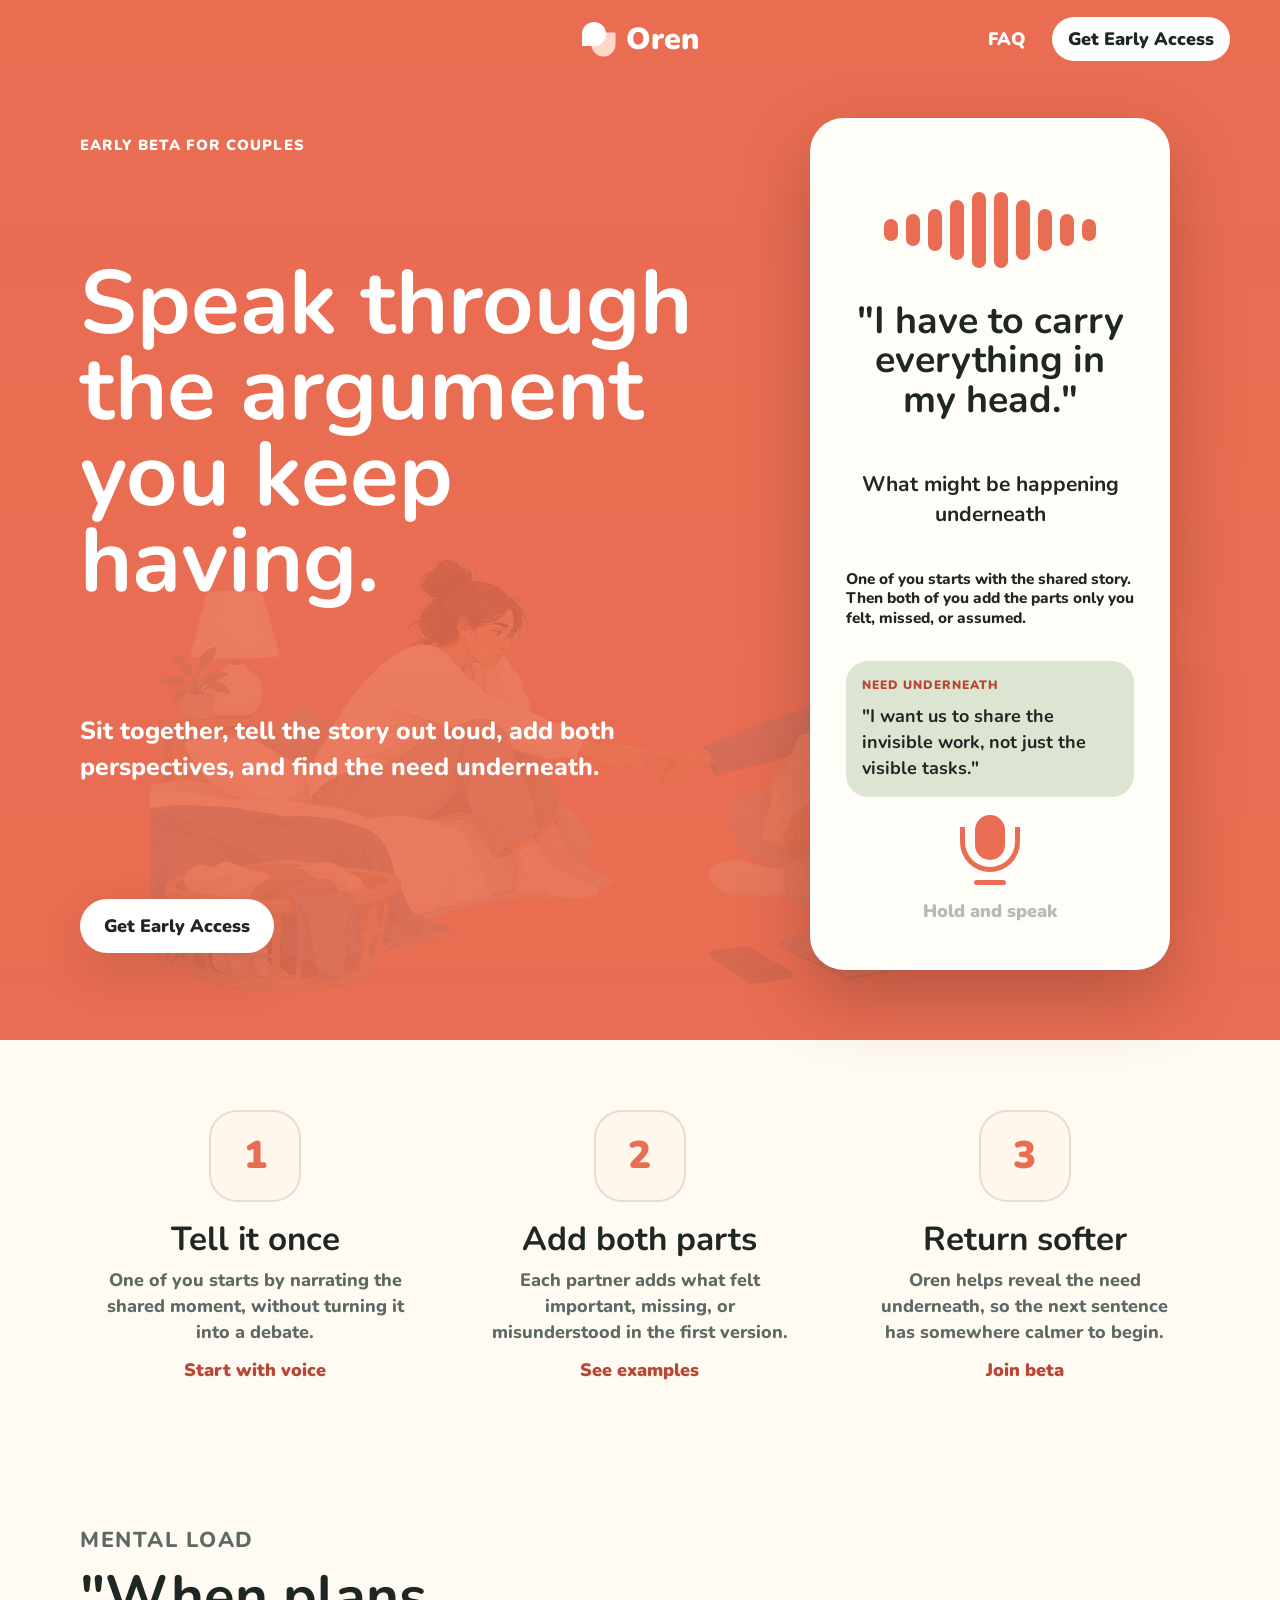
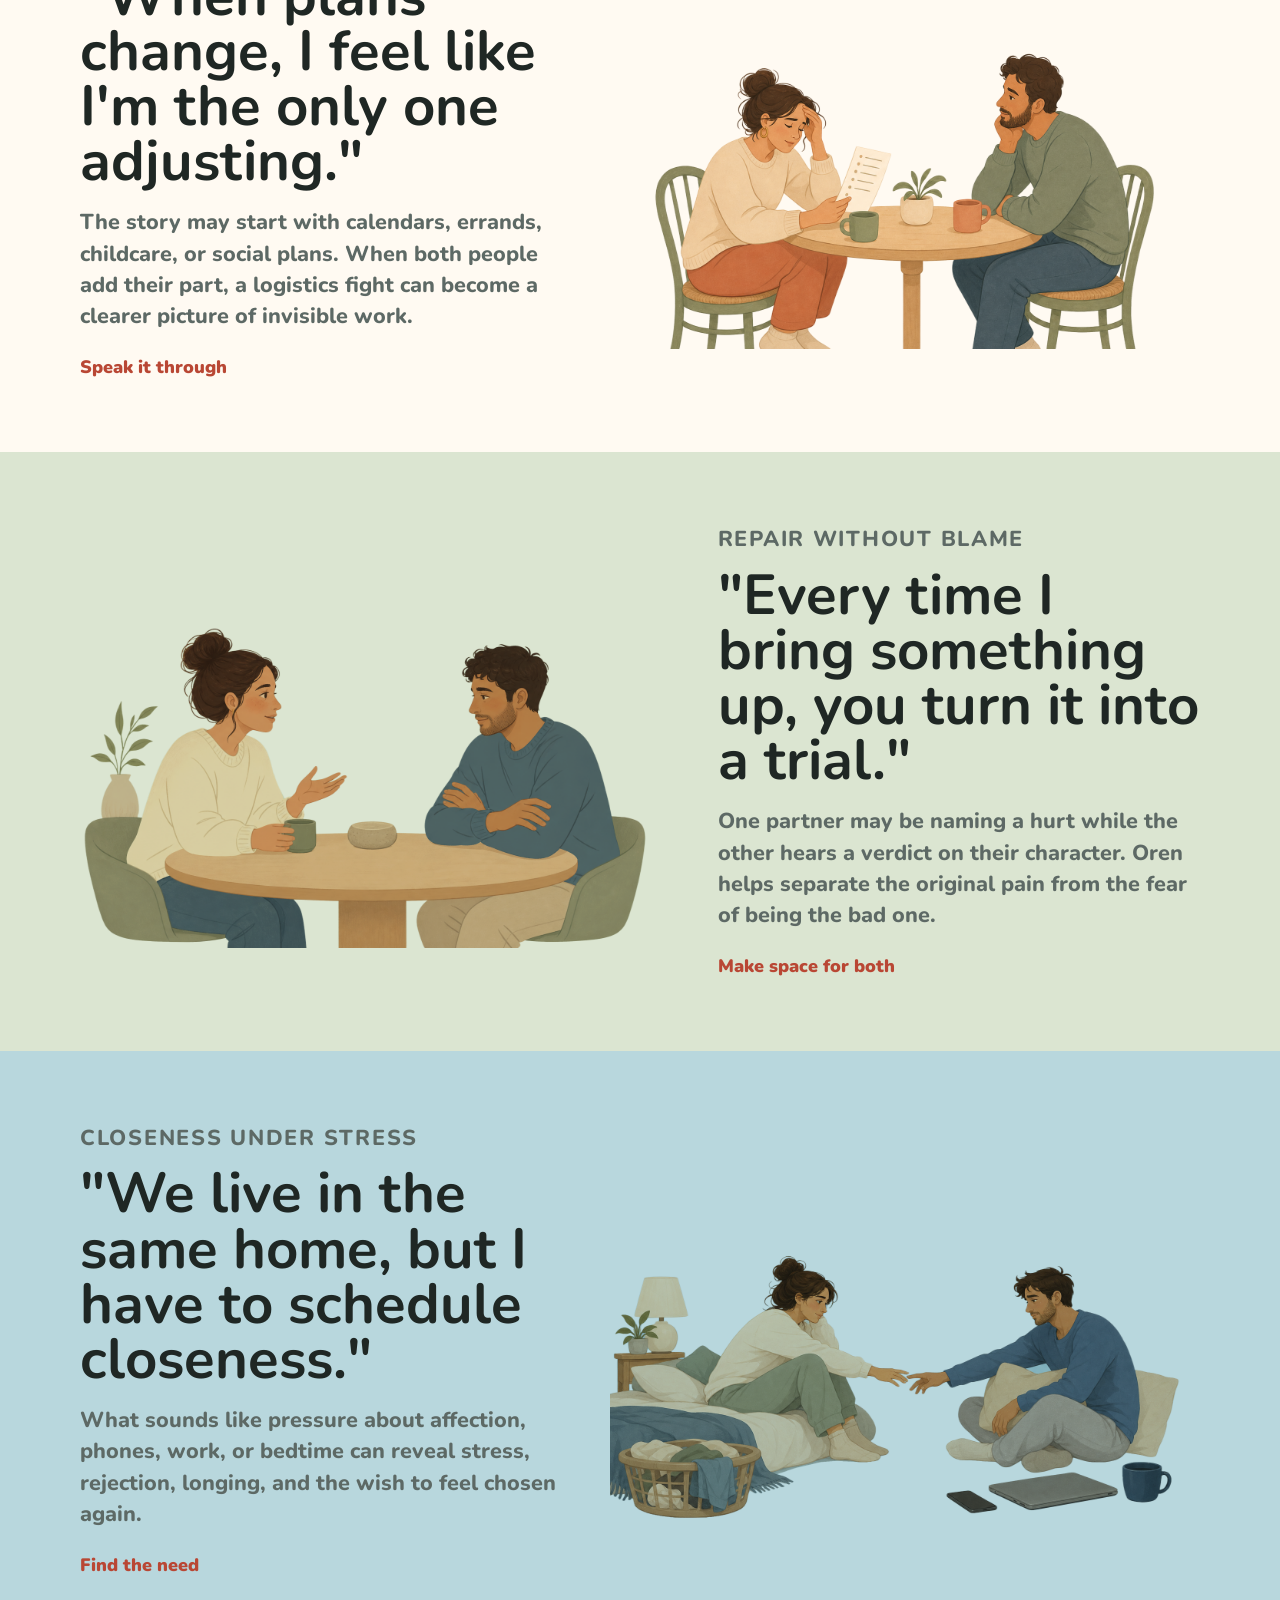
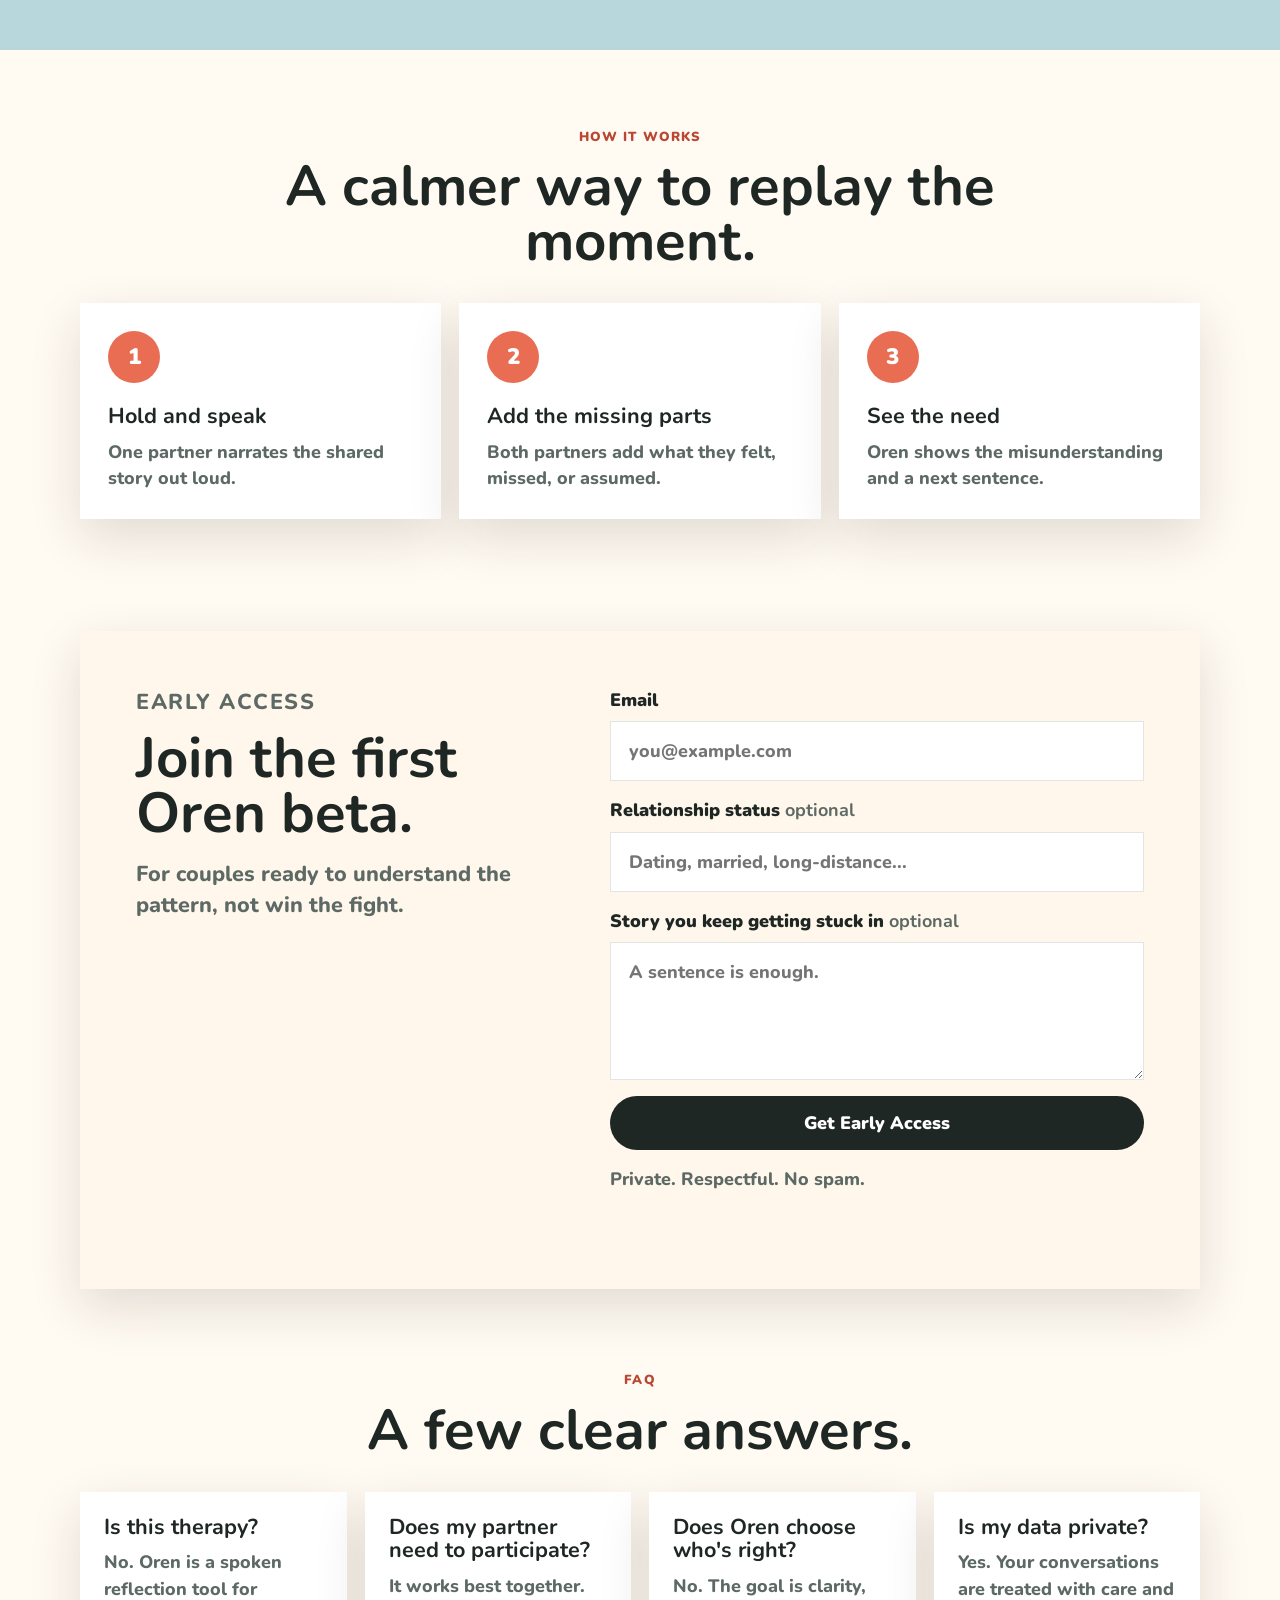
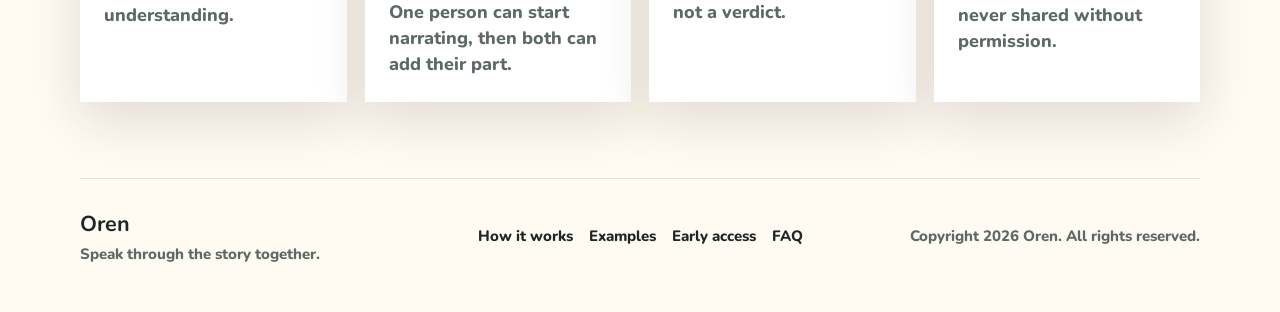
<file: index.html>
<!doctype html>
<html lang="en">
  <head>
    <meta charset="utf-8">
    <meta name="viewport" content="width=device-width, initial-scale=1">
    <meta
      name="description"
      content="Oren helps couples speak through recurring arguments, add both perspectives, and find the need underneath."
    >
    <title>Oren | Speak it through together</title>
    <link rel="preconnect" href="https://fonts.googleapis.com">
    <link rel="preconnect" href="https://fonts.gstatic.com" crossorigin>
    <link
      href="https://fonts.googleapis.com/css2?family=Nunito:wght@500;600;700;800;900&display=swap"
      rel="stylesheet"
    >
    <link rel="stylesheet" href="styles.css">
  </head>
  <body>
    <header class="topbar" aria-label="Oren navigation">
      <a class="topbar-brand" href="#top" aria-label="Oren home">
        <span class="brand-mark" aria-hidden="true">
          <span></span>
          <span></span>
        </span>
        <span>Oren</span>
      </a>
      <nav class="topbar-actions" aria-label="Primary">
        <a class="nav-link" href="#faq">FAQ</a>
        <a class="nav-button" href="#early-access">Get Early Access</a>
      </nav>
    </header>

    <main id="top">
      <section class="hero">
        <div class="hero-inner">
          <p class="hero-offer">Early beta for couples</p>
          <img
            class="hero-mobile-image"
            src="assets/hero-mobile-white.png"
            alt="A soft white illustration of a couple reaching toward each other."
          >
          <h1>Speak through the argument you keep having.</h1>
          <p class="hero-subhead">
            Sit together, tell the story out loud, add both perspectives, and find the need underneath.
          </p>
          <div class="hero-phone" aria-label="Oren app preview">
            <div class="phone-screen">
              <div class="voice-bars" aria-hidden="true">
                <span></span><span></span><span></span><span></span><span></span>
                <span></span><span></span><span></span><span></span><span></span>
              </div>
              <h2>"I have to carry everything in my head."</h2>
              <h3>What might be happening underneath</h3>
              <p>
                One of you starts with the shared story. Then both of you add the parts only you felt, missed, or assumed.
              </p>
              <div class="phone-insight">
                <span>Need underneath</span>
                <strong>"I want us to share the invisible work, not just the visible tasks."</strong>
              </div>
              <div class="phone-mic" aria-hidden="true"></div>
              <p class="phone-prompt">Hold and speak</p>
            </div>
          </div>
          <a class="hero-cta" href="#early-access">Get Early Access</a>
        </div>
      </section>

      <section class="quick-cards section" aria-label="Ways Oren helps">
        <article>
          <div class="quick-icon">1</div>
          <h2>Tell it once</h2>
          <p>One of you starts by narrating the shared moment, without turning it into a debate.</p>
          <a href="#how">Start with voice</a>
        </article>
        <article>
          <div class="quick-icon">2</div>
          <h2>Add both parts</h2>
          <p>Each partner adds what felt important, missing, or misunderstood in the first version.</p>
          <a href="#examples">See examples</a>
        </article>
        <article>
          <div class="quick-icon">3</div>
          <h2>Return softer</h2>
          <p>Oren helps reveal the need underneath, so the next sentence has somewhere calmer to begin.</p>
          <a href="#early-access">Join beta</a>
        </article>
      </section>

      <section class="feature-band feature-primary" id="examples">
        <div class="feature-copy">
          <p class="eyebrow">Mental load</p>
          <h2>"When plans change, I feel like I'm the only one adjusting."</h2>
          <p>
            The story may start with calendars, errands, childcare, or social plans. When both people add their part, a logistics fight can become a clearer picture of invisible work.
          </p>
          <a class="text-cta" href="#early-access">Speak it through</a>
        </div>
        <div class="feature-image">
          <img
            src="assets/mental-load.png"
            alt="A couple sitting at a table with notes, reminders, keys, and a calendar showing the invisible work of shared planning."
          >
        </div>
      </section>

      <section class="feature-band feature-secondary">
        <div class="feature-image">
          <img
            src="assets/closeness.png"
            alt="A couple facing each other in a calm repair conversation, with one partner speaking and the other listening."
          >
        </div>
        <div class="feature-copy">
          <p class="eyebrow">Repair without blame</p>
          <h2>"Every time I bring something up, you turn it into a trial."</h2>
          <p>
            One partner may be naming a hurt while the other hears a verdict on their character. Oren helps separate the original pain from the fear of being the bad one.
          </p>
          <a class="text-cta" href="#early-access">Make space for both</a>
        </div>
      </section>

      <section class="feature-band feature-tertiary">
        <div class="feature-copy">
          <p class="eyebrow">Closeness under stress</p>
          <h2>"We live in the same home, but I have to schedule closeness."</h2>
          <p>
            What sounds like pressure about affection, phones, work, or bedtime can reveal stress, rejection, longing, and the wish to feel chosen again.
          </p>
          <a class="text-cta" href="#early-access">Find the need</a>
        </div>
        <div class="feature-image">
          <img
            src="assets/repair.png"
            alt="A tired couple reaching toward each other at the end of the day in a soft bedroom scene."
          >
        </div>
      </section>

      <section class="how-section" id="how" aria-labelledby="how-title">
        <div class="section-intro centered">
          <p class="eyebrow">How it works</p>
          <h2 id="how-title">A calmer way to replay the moment.</h2>
        </div>
        <div class="process-row">
          <article>
            <span>1</span>
            <h3>Hold and speak</h3>
            <p>One partner narrates the shared story out loud.</p>
          </article>
          <article>
            <span>2</span>
            <h3>Add the missing parts</h3>
            <p>Both partners add what they felt, missed, or assumed.</p>
          </article>
          <article>
            <span>3</span>
            <h3>See the need</h3>
            <p>Oren shows the misunderstanding and a next sentence.</p>
          </article>
        </div>
      </section>

      <section class="early-access" id="early-access" aria-labelledby="early-title">
        <div class="signup-panel">
          <div class="signup-copy">
            <p class="eyebrow">Early access</p>
            <h2 id="early-title">Join the first Oren beta.</h2>
            <p>For couples ready to understand the pattern, not win the fight.</p>
          </div>

          <form class="waitlist-form" id="waitlist-form">
            <label>
              <span>Email</span>
              <input type="email" name="email" autocomplete="email" required placeholder="you@example.com">
            </label>
            <label>
              <span>Relationship status <small>optional</small></span>
              <input type="text" name="status" autocomplete="off" placeholder="Dating, married, long-distance...">
            </label>
            <label>
              <span>Story you keep getting stuck in <small>optional</small></span>
              <textarea name="challenge" rows="4" placeholder="A sentence is enough."></textarea>
            </label>
            <button class="button" type="submit">Get Early Access</button>
            <p class="privacy">Private. Respectful. No spam.</p>
            <p class="form-message" id="form-message" role="status" aria-live="polite"></p>
          </form>
        </div>
      </section>

      <section class="faq-section" id="faq" aria-labelledby="faq-title">
        <div class="section-intro centered">
          <p class="eyebrow">FAQ</p>
          <h2 id="faq-title">A few clear answers.</h2>
        </div>
        <div class="faq-grid">
          <article>
            <h3>Is this therapy?</h3>
            <p>No. Oren is a spoken reflection tool for understanding.</p>
          </article>
          <article>
            <h3>Does my partner need to participate?</h3>
            <p>It works best together. One person can start narrating, then both can add their part.</p>
          </article>
          <article>
            <h3>Does Oren choose who's right?</h3>
            <p>No. The goal is clarity, not a verdict.</p>
          </article>
          <article>
            <h3>Is my data private?</h3>
            <p>Yes. Your conversations are treated with care and never shared without permission.</p>
          </article>
        </div>
      </section>
    </main>

    <footer class="site-footer">
      <div>
        <strong>Oren</strong>
        <span>Speak through the story together.</span>
      </div>
      <nav aria-label="Footer">
        <a href="#how">How it works</a>
        <a href="#examples">Examples</a>
        <a href="#early-access">Early access</a>
        <a href="#faq">FAQ</a>
      </nav>
      <span>Copyright 2026 Oren. All rights reserved.</span>
    </footer>

    <script src="script.js"></script>
  </body>
</html>
</file>
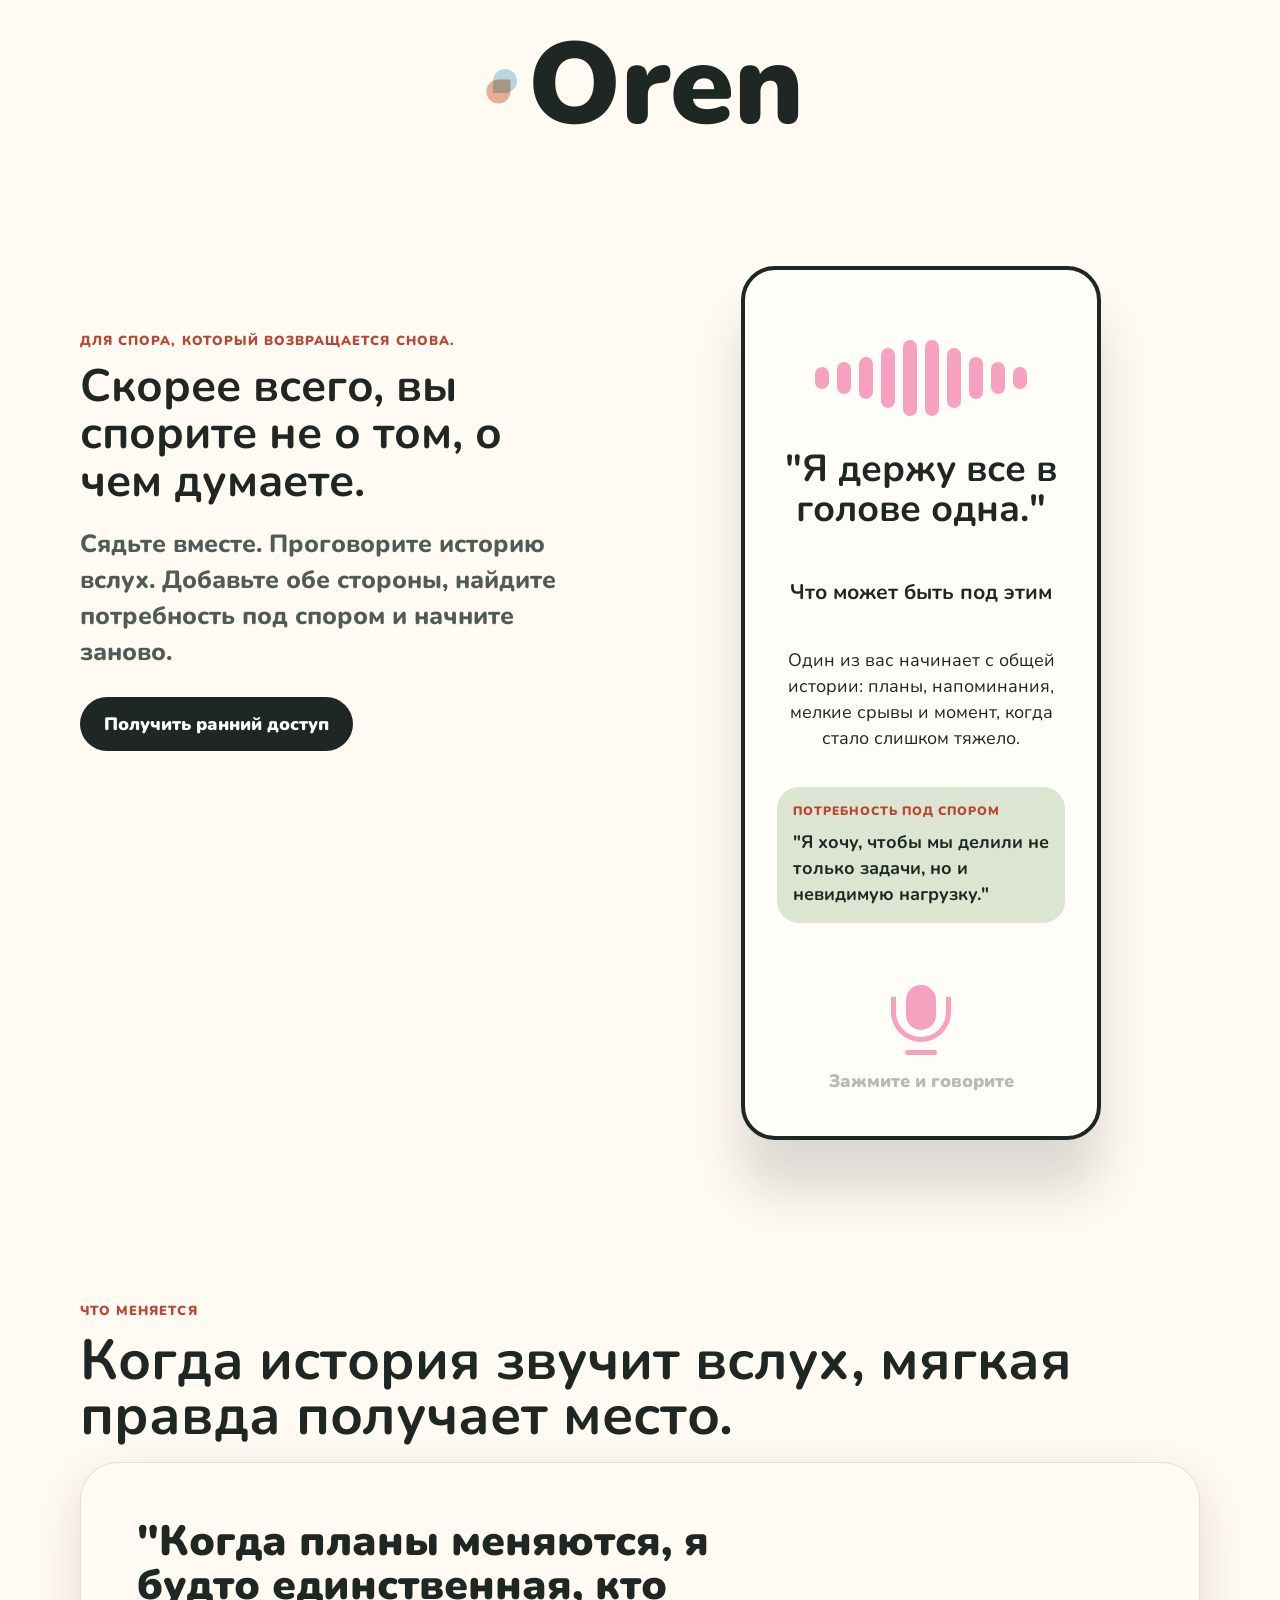
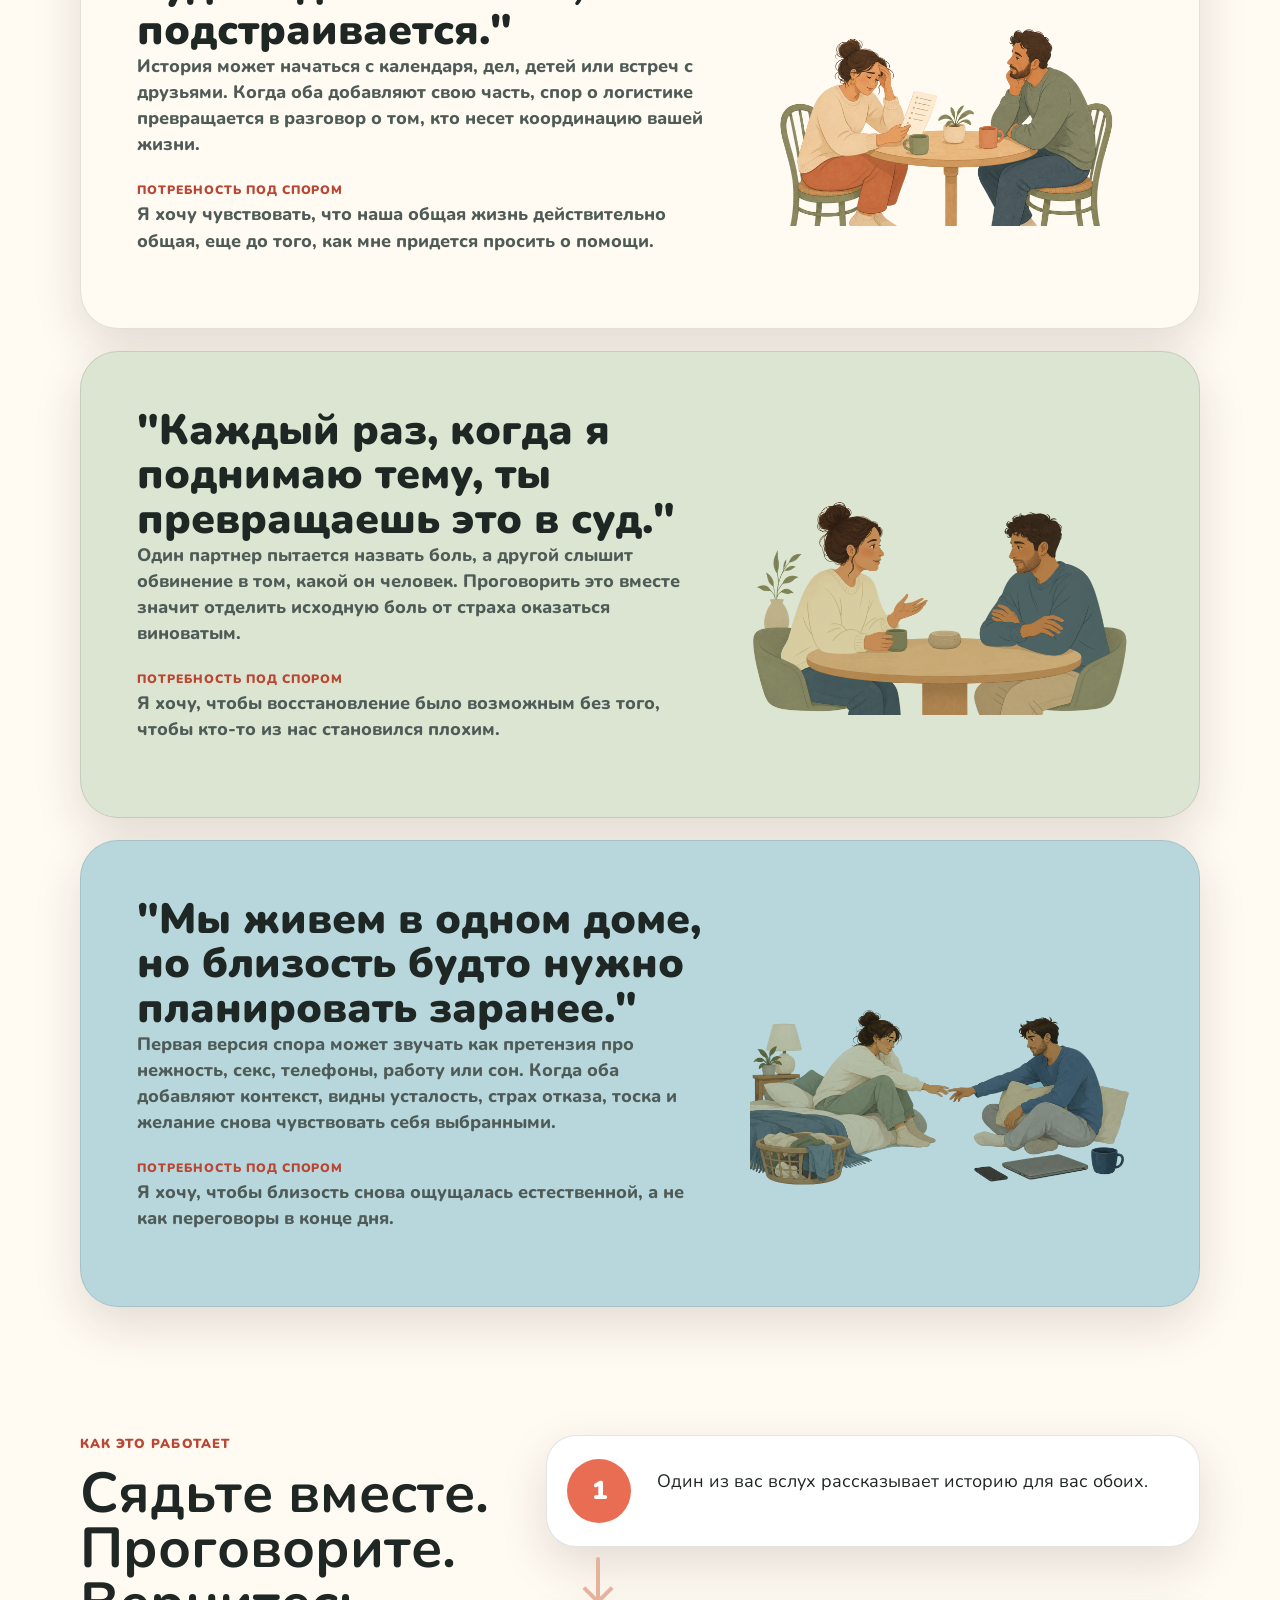
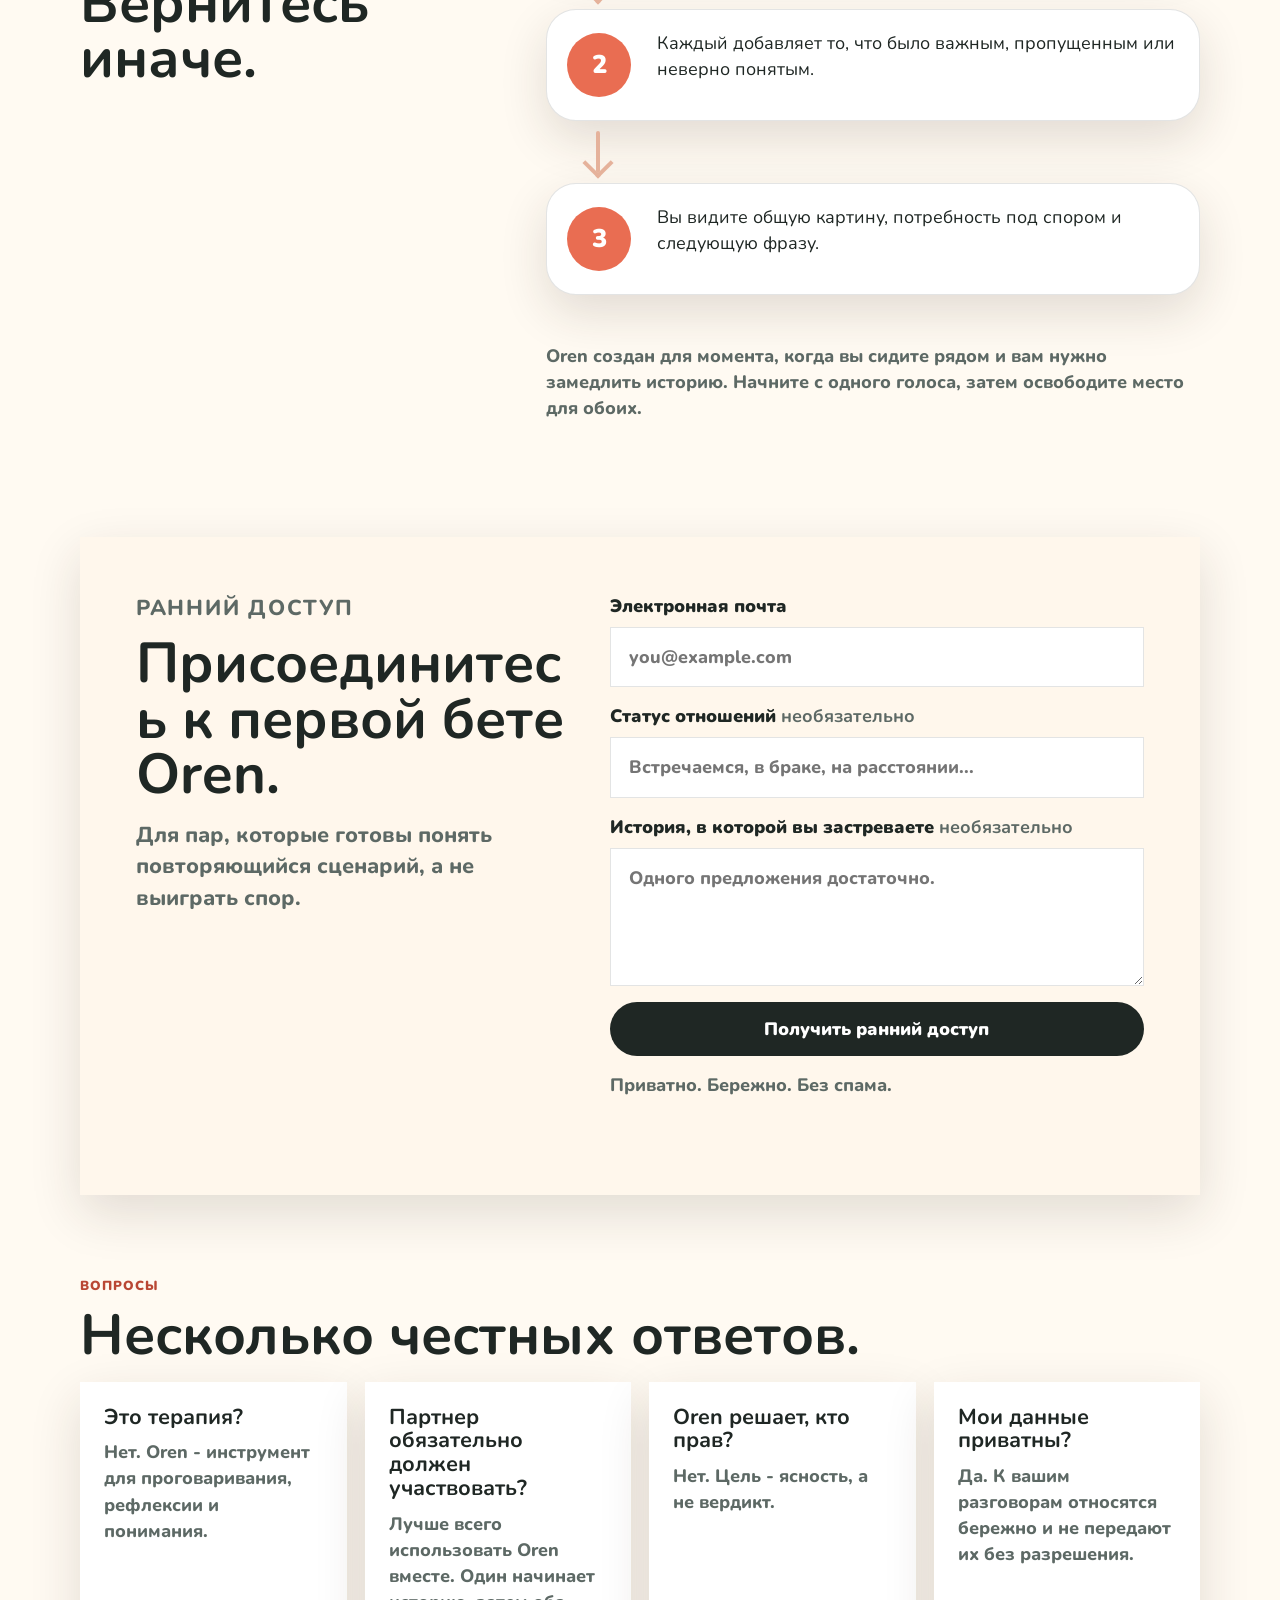
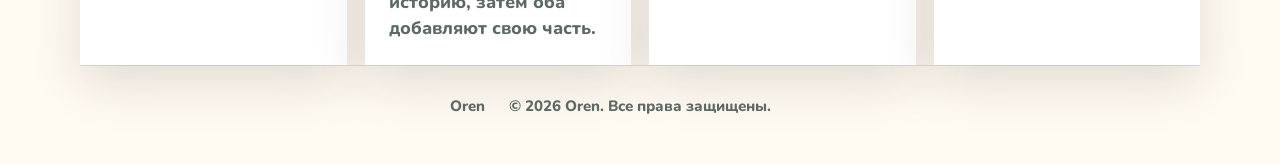
<file: index-ru.html>
<!doctype html>
<html lang="ru">
  <head>
    <meta charset="utf-8">
    <meta name="viewport" content="width=device-width, initial-scale=1">
    <meta
      name="description"
      content="Oren помогает парам проговорить повторяющиеся конфликты, добавить обе перспективы и увидеть потребность под спором."
    >
    <title>Oren | Проговорить вместе</title>
    <link rel="preconnect" href="https://fonts.googleapis.com">
    <link rel="preconnect" href="https://fonts.gstatic.com" crossorigin>
    <link
      href="https://fonts.googleapis.com/css2?family=Nunito:wght@500;600;700;800;900&display=swap"
      rel="stylesheet"
    >
    <link rel="stylesheet" href="styles.css">
  </head>
  <body>
    <header class="site-header" aria-label="Брендинг Oren">
      <a class="brand" href="#top" aria-label="Oren">
        <span class="brand-mark" aria-hidden="true">
          <span></span>
          <span></span>
        </span>
        <span>Oren</span>
      </a>
    </header>

    <br>

    <main id="top">
      <section class="hero section">
        <div class="hero-copy">
          <p class="eyebrow">Для спора, который возвращается снова.</p>
          <h1>Скорее всего, вы спорите не о том, о чем думаете.</h1>
          <p class="hero-subhead">Сядьте вместе. Проговорите историю вслух. Добавьте обе стороны, найдите потребность под спором и начните заново.</p>
          <a class="button" href="#early-access">Получить ранний доступ</a>
        </div>
        <div class="hero-art" aria-hidden="true">
          <div class="phone-screen">
            <div class="voice-bars">
              <span></span><span></span><span></span><span></span><span></span>
              <span></span><span></span><span></span><span></span><span></span>
            </div>
            <h2>"Я держу все в голове одна."</h2>
            <h3>Что может быть под этим</h3>
            <p>
              Один из вас начинает с общей истории: планы, напоминания,
              мелкие срывы и момент, когда стало слишком тяжело.
            </p>
            <div class="phone-insight">
              <span>Потребность под спором</span>
              <strong>"Я хочу, чтобы мы делили не только задачи, но и невидимую нагрузку."</strong>
            </div>
            <br>
            <div class="phone-mic"></div>
            <p class="phone-prompt">Зажмите и говорите</p>
          </div>
        </div>
      </section>

      <section class="section examples" aria-labelledby="examples-title">
        <div class="section-intro">
          <p class="eyebrow">Что меняется</p>
          <h2 id="examples-title">Когда история звучит вслух, мягкая правда получает место.</h2>
        </div>
        <div class="example-stack">
          <article class="example-section example-listen">
            <div class="example-copy">
              <p class="surface">"Когда планы меняются, я будто единственная, кто подстраивается."</p>
              <p class="example-description">
                История может начаться с календаря, дел, детей или встреч с друзьями. Когда оба добавляют свою часть, спор о логистике превращается в разговор о том, кто несет координацию вашей жизни.
              </p>
              <div class="underneath">
                <span>Потребность под спором</span>
                <p>Я хочу чувствовать, что наша общая жизнь действительно общая, еще до того, как мне придется просить о помощи.</p>
              </div>
            </div>
            <div class="example-graphic">
              <img
                src="assets/mental-load.png"
                alt="Пара за столом, рядом заметки, напоминания, ключи и календарь как символ невидимой нагрузки планирования."
              >
            </div>
          </article>

          <article class="example-section example-effort">
            <div class="example-copy">
              <p class="surface">"Каждый раз, когда я поднимаю тему, ты превращаешь это в суд."</p>
              <p class="example-description">
                Один партнер пытается назвать боль, а другой слышит обвинение в том, какой он человек. Проговорить это вместе значит отделить исходную боль от страха оказаться виноватым.
              </p>
              <div class="underneath">
                <span>Потребность под спором</span>
                <p>Я хочу, чтобы восстановление было возможным без того, чтобы кто-то из нас становился плохим.</p>
              </div>
            </div>
            <div class="example-graphic">
              <img
                src="assets/closeness.png"
                alt="Пара смотрит друг на друга во время спокойного разговора, один говорит, другой слушает."
              >
            </div>
          </article>

          <article class="example-section example-close">
            <div class="example-copy">
              <p class="surface">"Мы живем в одном доме, но близость будто нужно планировать заранее."</p>
              <p class="example-description">
                Первая версия спора может звучать как претензия про нежность, секс, телефоны, работу или сон. Когда оба добавляют контекст, видны усталость, страх отказа, тоска и желание снова чувствовать себя выбранными.
              </p>
              <div class="underneath">
                <span>Потребность под спором</span>
                <p>Я хочу, чтобы близость снова ощущалась естественной, а не как переговоры в конце дня.</p>
              </div>
            </div>
            <div class="example-graphic">
              <img
                src="assets/repair.png"
                alt="Уставшая пара тянется друг к другу в мягкой вечерней обстановке."
              >
            </div>
          </article>
        </div>
      </section>

      <section class="section how" aria-labelledby="how-title">
        <div class="section-intro">
          <p class="eyebrow">Как это работает</p>
          <h2 id="how-title">Сядьте вместе. Проговорите. Вернитесь иначе.</h2>
        </div>
        <div class="steps" aria-label="Шаги рефлексии в Oren">
          <article class="step">
            <span class="step-number">1</span>
            <p>Один из вас вслух рассказывает историю для вас обоих.</p>
          </article>
          <div class="step-arrow" aria-hidden="true"></div>
          <article class="step">
            <span class="step-number">2</span>
            <p>Каждый добавляет то, что было важным, пропущенным или неверно понятым.</p>
          </article>
          <div class="step-arrow" aria-hidden="true"></div>
          <article class="step">
            <span class="step-number">3</span>
            <p>Вы видите общую картину, потребность под спором и следующую фразу.</p>
          </article>
        </div>
        <p class="support-note">
          Oren создан для момента, когда вы сидите рядом и вам нужно замедлить историю. Начните с одного голоса, затем освободите место для обоих.
        </p>
      </section>

      <section class="section early-access" id="early-access" aria-labelledby="early-title">
        <div class="signup-panel">
          <div class="signup-copy">
            <p class="eyebrow">Ранний доступ</p>
            <h2 id="early-title">Присоединитесь к первой бете Oren.</h2>
            <p>Для пар, которые готовы понять повторяющийся сценарий, а не выиграть спор.</p>
          </div>

          <form class="waitlist-form" id="waitlist-form">
            <label>
              <span>Электронная почта</span>
              <input type="email" name="email" autocomplete="email" required placeholder="you@example.com">
            </label>
            <label>
              <span>Статус отношений <small>необязательно</small></span>
              <input type="text" name="status" autocomplete="off" placeholder="Встречаемся, в браке, на расстоянии...">
            </label>
            <label>
              <span>История, в которой вы застреваете <small>необязательно</small></span>
              <textarea name="challenge" rows="4" placeholder="Одного предложения достаточно."></textarea>
            </label>
            <button class="button" type="submit">Получить ранний доступ</button>
            <p class="privacy">Приватно. Бережно. Без спама.</p>
            <p class="form-message" id="form-message" role="status" aria-live="polite"></p>
          </form>
        </div>
      </section>

      <section class="section faq" aria-labelledby="faq-title">
        <div class="section-intro">
          <p class="eyebrow">Вопросы</p>
          <h2 id="faq-title">Несколько честных ответов.</h2>
        </div>
        <div class="faq-grid">
          <article>
            <h3>Это терапия?</h3>
            <p>Нет. Oren - инструмент для проговаривания, рефлексии и понимания.</p>
          </article>
          <article>
            <h3>Партнер обязательно должен участвовать?</h3>
            <p>Лучше всего использовать Oren вместе. Один начинает историю, затем оба добавляют свою часть.</p>
          </article>
          <article>
            <h3>Oren решает, кто прав?</h3>
            <p>Нет. Цель - ясность, а не вердикт.</p>
          </article>
          <article>
            <h3>Мои данные приватны?</h3>
            <p>Да. К вашим разговорам относятся бережно и не передают их без разрешения.</p>
          </article>
        </div>
      </section>
    </main>

    <footer class="site-footer">
      <span>Oren</span>
      <span>© 2026 Oren. Все права защищены.</span>
    </footer>

    <script src="script-ru.js"></script>
  </body>
</html>
</file>
<file: styles.css>
:root {
  --cream: #fff7ec;
  --cream-2: #fffaf2;
  --ink: #1f2724;
  --muted: #5d6965;
  --line: rgba(31, 39, 36, 0.12);
  --coral: #e96d52;
  --coral-dark: #b94734;
  --sage: #dbe5d1;
  --blue: #b8d7dd;
  --white: #ffffff;
  --shadow: 0 18px 48px rgba(48, 36, 26, 0.14);
}

* {
  box-sizing: border-box;
}

html {
  scroll-behavior: smooth;
}

body {
  margin: 0;
  background: var(--cream-2);
  color: var(--ink);
  font-family: "Nunito", system-ui, -apple-system, BlinkMacSystemFont, "Segoe UI", sans-serif;
  font-size: 18px;
  line-height: 1.45;
}

a {
  color: inherit;
}

img {
  max-width: 100%;
}

h1,
h2,
h3,
p {
  overflow-wrap: anywhere;
}

h1,
h2,
h3,
p {
  margin-top: 0;
}

.topbar {
  position: absolute;
  left: 0;
  right: 0;
  top: 0;
  z-index: 10;
  width: min(1180px, calc(100% - 32px));
  height: 78px;
  margin: 0 auto;
  display: grid;
  grid-template-columns: 1fr auto 1fr;
  align-items: center;
}

.topbar-brand {
  grid-column: 2;
  display: inline-flex;
  align-items: center;
  gap: 10px;
  color: var(--white);
  font-size: 1.9rem;
  font-weight: 900;
  line-height: 1;
  text-decoration: none;
}

.brand-mark {
  position: relative;
  width: 34px;
  aspect-ratio: 1;
  flex: 0 0 auto;
}

.brand-mark span {
  position: absolute;
  width: 72%;
  height: 72%;
  border-radius: 999px 999px 999px 8px;
  background: var(--white);
}

.brand-mark span:last-child {
  right: 0;
  bottom: 0;
  background: #ffd7ca;
  transform: rotate(180deg);
  mix-blend-mode: screen;
}

.topbar-actions {
  justify-self: end;
  display: flex;
  align-items: center;
  gap: 10px;
}

.nav-link,
.nav-button {
  display: inline-flex;
  align-items: center;
  justify-content: center;
  min-height: 40px;
  border-radius: 999px;
  font-weight: 900;
  text-decoration: none;
  padding: 9px 16px;
}

.nav-link {
  color: var(--white);
}

.nav-button {
  background: var(--white);
  color: var(--ink);
}

.hero {
  min-height: 720px;
  display: grid;
  place-items: center;
  padding: 118px 18px 70px;
  background:
    linear-gradient(rgba(233, 109, 82, 0.85), rgba(233, 109, 82, 0.88)),
    url("assets/repair.png") center bottom / min(980px, 120vw) auto no-repeat,
    var(--coral);
  text-align: center;
}

.hero-inner {
  width: min(1120px, 100%);
  display: grid;
  grid-template-columns: minmax(0, 1fr) minmax(300px, 420px);
  align-items: center;
  gap: 52px;
  justify-items: start;
  text-align: left;
}

.hero-offer {
  margin-bottom: 18px;
  color: var(--white);
  font-size: 0.92rem;
  font-weight: 900;
  letter-spacing: 0.08em;
  text-transform: uppercase;
}

.hero-mobile-image {
  display: none;
}

h1 {
  max-width: 780px;
  margin-bottom: 22px;
  color: var(--white);
  font-size: clamp(2.8rem, 7vw, 5.75rem);
  line-height: 0.96;
  letter-spacing: 0;
}

.hero-subhead {
  max-width: 660px;
  margin-bottom: 26px;
  color: var(--white);
  font-size: clamp(1.18rem, 2.1vw, 1.55rem);
  font-weight: 800;
}

.button {
  display: inline-flex;
  align-items: center;
  justify-content: center;
  min-height: 52px;
  border: 0;
  border-radius: 999px;
  background: var(--ink);
  color: var(--white);
  cursor: pointer;
  font: inherit;
  font-weight: 900;
  text-decoration: none;
  padding: 14px 24px;
}

.hero-phone {
  width: min(360px, 100%);
  margin: 0;
  justify-self: center;
  grid-column: 2;
  grid-row: 1 / span 4;
}

.hero-phone .phone-screen {
  min-height: 520px;
  border-color: var(--white);
  box-shadow: 0 28px 70px rgba(61, 28, 20, 0.28);
}

.hero-phone .phone-screen p:not(.phone-prompt) {
  color: var(--ink);
  font-size: 0.96rem;
  font-weight: 800;
  line-height: 1.28;
  text-align: left;
}

.hero-phone .voice-bars span,
.hero-phone .phone-mic,
.hero-phone .phone-mic::after {
  background: var(--coral);
}

.hero-phone .phone-mic::before {
  border-color: var(--coral);
}

.hero-cta {
  display: inline-flex;
  align-items: center;
  justify-content: center;
  min-height: 52px;
  border-radius: 999px;
  background: var(--white);
  color: var(--ink);
  font-weight: 900;
  text-decoration: none;
  padding: 14px 24px;
  box-shadow: var(--shadow);
}

.section,
.quick-cards,
.how-section,
.early-access,
.faq-section,
.site-footer {
  width: min(1120px, calc(100% - 36px));
  margin: 0 auto;
}

.quick-cards {
  display: grid;
  grid-template-columns: repeat(3, minmax(0, 1fr));
  gap: 34px;
  padding: 70px 0;
}

.quick-cards article {
  display: grid;
  justify-items: center;
  text-align: center;
}

.quick-icon {
  display: grid;
  place-items: center;
  width: 92px;
  aspect-ratio: 1;
  margin-bottom: 20px;
  border-radius: 28px;
  background: var(--cream);
  color: var(--coral);
  font-size: 2.4rem;
  font-weight: 900;
  box-shadow: inset 0 0 0 2px var(--line);
}

.quick-cards h2 {
  margin-bottom: 10px;
  font-size: clamp(1.65rem, 2.6vw, 2.25rem);
  line-height: 1.05;
}

.quick-cards p {
  max-width: 300px;
  margin-bottom: 12px;
  color: var(--muted);
  font-weight: 800;
}

.quick-cards a,
.text-cta {
  color: var(--coral-dark);
  font-weight: 900;
  text-decoration: none;
}

.feature-band {
  display: grid;
  grid-template-columns: minmax(0, 0.9fr) minmax(320px, 1.1fr);
  align-items: center;
  gap: 48px;
  padding: 72px max(18px, calc((100vw - 1120px) / 2));
}

.feature-secondary {
  grid-template-columns: minmax(320px, 1.1fr) minmax(0, 0.9fr);
  background: var(--sage);
}

.feature-tertiary {
  background: var(--blue);
}

.feature-copy {
  width: min(520px, 100%);
}

.feature-secondary .feature-copy {
  justify-self: end;
}

.eyebrow {
  margin-bottom: 12px;
  color: var(--coral-dark);
  font-size: 0.82rem;
  font-weight: 900;
  letter-spacing: 0.08em;
  text-transform: uppercase;
}

.feature-copy h2,
.section-intro h2,
.signup-copy h2 {
  margin-bottom: 18px;
  font-size: clamp(2rem, 4.4vw, 4.1rem);
  line-height: 0.98;
  letter-spacing: 0;
}

.feature-copy p,
.signup-copy p,
.section-intro p:not(.eyebrow) {
  color: var(--muted);
  font-size: clamp(1.08rem, 1.7vw, 1.35rem);
  font-weight: 800;
}

.feature-image {
  display: grid;
  place-items: center;
  min-height: 410px;
  overflow: hidden;
}

.feature-image img {
  display: block;
  width: min(680px, 100%);
  max-height: 500px;
  object-fit: contain;
  mix-blend-mode: multiply;
}

.how-section {
  padding: 78px 0;
}

.centered {
  max-width: 780px;
  margin: 0 auto 34px;
  text-align: center;
}

.process-row {
  display: grid;
  grid-template-columns: repeat(3, minmax(0, 1fr));
  gap: 18px;
}

.process-row article,
.faq-grid article,
.signup-panel {
  border-radius: 0;
  background: var(--white);
  box-shadow: var(--shadow);
}

.process-row article {
  padding: 28px;
}

.process-row span {
  display: grid;
  place-items: center;
  width: 52px;
  aspect-ratio: 1;
  margin-bottom: 22px;
  border-radius: 999px;
  background: var(--coral);
  color: var(--white);
  font-size: 1.4rem;
  font-weight: 900;
}

.process-row h3,
.faq-grid h3 {
  margin-bottom: 10px;
  font-size: 1.35rem;
  line-height: 1.1;
}

.process-row p,
.faq-grid p {
  margin-bottom: 0;
  color: var(--muted);
  font-weight: 800;
}

.early-access {
  padding: 34px 0 82px;
  scroll-margin-top: 20px;
}

.signup-panel {
  display: grid;
  grid-template-columns: 0.82fr 1fr;
  gap: 36px;
  padding: clamp(28px, 5vw, 56px);
  background: var(--cream);
}

.waitlist-form {
  display: grid;
  gap: 16px;
}

label {
  display: grid;
  gap: 8px;
  color: var(--ink);
  font-weight: 900;
}

small {
  color: var(--muted);
  font: inherit;
  font-weight: 700;
}

.waitlist-form input,
textarea {
  width: 100%;
  border: 1px solid var(--line);
  border-radius: 0;
  background: var(--white);
  color: var(--ink);
  font: inherit;
  font-weight: 800;
  padding: 16px 18px;
  outline: none;
}

textarea {
  resize: vertical;
}

.waitlist-form input:focus,
textarea:focus {
  border-color: var(--coral);
  box-shadow: 0 0 0 4px rgba(233, 109, 82, 0.16);
}

.privacy,
.form-message {
  min-height: 1.4em;
  margin: 0;
  color: var(--muted);
  font-weight: 800;
}

.form-message.is-success {
  color: #52643f;
}

.faq-section {
  padding: 0 0 76px;
}

.faq-grid {
  display: grid;
  grid-template-columns: repeat(4, minmax(0, 1fr));
  gap: 18px;
}

.faq-grid article {
  padding: 24px;
}

.site-footer {
  display: grid;
  grid-template-columns: 1fr auto 1fr;
  gap: 24px;
  align-items: center;
  padding: 30px 0 46px;
  border-top: 1px solid var(--line);
  color: var(--muted);
  font-size: 0.94rem;
  font-weight: 800;
}

.site-footer div {
  display: grid;
  gap: 4px;
}

.site-footer strong {
  color: var(--ink);
  font-size: 1.35rem;
}

.site-footer nav {
  display: flex;
  flex-wrap: wrap;
  justify-content: center;
  gap: 16px;
}

.site-footer a {
  color: var(--ink);
  text-decoration: none;
}

.site-footer>span {
  justify-self: end;
}

@media (max-width: 920px) {
  .topbar {
    grid-template-columns: auto 1fr;
  }

  .topbar-brand {
    grid-column: 1;
  }

  .hero {
    min-height: 650px;
  }

  .hero-inner {
    grid-template-columns: 1fr;
    justify-items: center;
    text-align: center;
  }

  .hero-phone {
    grid-column: auto;
    grid-row: auto;
    margin: 4px auto 22px;
  }

  .quick-cards,
  .process-row,
  .faq-grid {
    grid-template-columns: 1fr;
  }

  .feature-band,
  .feature-secondary {
    grid-template-columns: 1fr;
    gap: 24px;
  }

  .feature-secondary .feature-image {
    order: 2;
  }

  .feature-secondary .feature-copy {
    justify-self: start;
  }

  .signup-panel,
  .site-footer {
    grid-template-columns: 1fr;
  }

  .site-footer,
  .site-footer>span {
    justify-items: center;
    justify-self: center;
    text-align: center;
  }
}

@media (max-width: 640px) {
  body {
    font-size: 16px;
  }

  .topbar {
    height: 70px;
  }

  .topbar-actions {
    gap: 6px;
  }

  .nav-link {
    display: none;
  }

  .nav-button {
    min-height: 36px;
    padding: 8px 12px;
    font-size: 0.92rem;
  }

  .topbar-brand {
    font-size: 1.55rem;
  }

  .brand-mark {
    width: 28px;
  }

  .hero {
    min-height: 620px;
    padding-top: 92px;
  }

  .hero-mobile-image {
    display: block;
    width: 100px;
    opacity: 0.9;
  }

  .quick-cards {
    padding: 52px 0;
  }

  .feature-band {
    padding-top: 54px;
    padding-bottom: 54px;
  }

  .feature-image {
    min-height: 260px;
  }

  .how-section {
    padding: 56px 0;
  }

  .early-access {
    padding-bottom: 58px;
  }
}

/* Compatibility for the separate Russian page, which still uses the previous markup. */
.site-header {
  width: min(1120px, calc(100% - 36px));
  min-height: 112px;
  display: flex;
  align-items: center;
  justify-content: center;
  margin: 30px auto 0;
  text-align: center;
}

.brand {
  display: inline-flex;
  align-items: center;
  gap: 18px;
  color: var(--ink);
  font-size: clamp(3.2rem, 9vw, 7.5rem);
  font-weight: 900;
  line-height: 0.9;
  text-decoration: none;
}

.brand .brand-mark span:first-child {
  background: var(--blue);
}

.brand .brand-mark span:last-child {
  background: #e5b29b;
  mix-blend-mode: multiply;
}

.hero:has(.hero-art) {
  width: min(1120px, calc(100% - 36px));
  min-height: 0;
  display: grid;
  grid-template-columns: minmax(0, 0.96fr) minmax(280px, 1.04fr);
  align-items: start;
  gap: 48px;
  margin: 0 auto;
  padding: 64px 0;
  background: transparent;
  text-align: left;
}

.hero:has(.hero-art) h1 {
  color: var(--ink);
  font-size: clamp(2rem, 3.55vw, 3.45rem);
  line-height: 1.04;
}

.hero:has(.hero-art) .hero-subhead {
  color: #4e5b56;
}

.hero-copy {
  padding-top: 100px;
}

.hero-art {
  min-height: 620px;
  display: grid;
  place-items: center;
  padding: 34px;
}

.phone-screen {
  width: min(360px, 100%);
  min-height: 560px;
  display: grid;
  justify-items: center;
  gap: 18px;
  border: 4px solid var(--ink);
  border-radius: 34px;
  background: #fffdf8;
  padding: 30px 32px 24px;
  text-align: center;
  box-shadow: 0 50px 50px rgba(38, 48, 45, 0.16);
}

.voice-bars {
  display: flex;
  align-items: center;
  gap: 8px;
  min-height: 72px;
  padding: 40px 0 15px;
}

.voice-bars span {
  width: 14px;
  border-radius: 999px;
  background: #f7a1c1;
}

.voice-bars span:nth-child(1),
.voice-bars span:nth-child(10) {
  height: 22px;
}

.voice-bars span:nth-child(2),
.voice-bars span:nth-child(9) {
  height: 32px;
}

.voice-bars span:nth-child(3),
.voice-bars span:nth-child(8) {
  height: 42px;
}

.voice-bars span:nth-child(4),
.voice-bars span:nth-child(7) {
  height: 60px;
}

.voice-bars span:nth-child(5),
.voice-bars span:nth-child(6) {
  height: 76px;
}

.phone-screen h2 {
  max-width: 280px;
  font-size: clamp(1.7rem, 3vw, 2.35rem);
  line-height: 1.05;
}

.phone-insight {
  width: 100%;
  display: grid;
  gap: 8px;
  border-radius: 22px;
  background: var(--sage);
  padding: 16px;
  text-align: left;
}

.phone-insight span,
.underneath span {
  color: var(--coral-dark);
  font-size: 0.76rem;
  font-weight: 900;
  letter-spacing: 0.08em;
  text-transform: uppercase;
}

.phone-mic {
  position: relative;
  width: 30px;
  height: 45px;
  border-radius: 999px;
  background: #f7a1c1;
}

.phone-mic::before {
  content: "";
  position: absolute;
  left: 50%;
  bottom: -12px;
  width: 50px;
  height: 40px;
  border: 5px solid #f7a1c1;
  border-top: 0;
  border-radius: 0 0 999px 999px;
  transform: translateX(-50%);
}

.phone-mic::after {
  content: "";
  position: absolute;
  left: 50%;
  bottom: -25px;
  width: 32px;
  height: 5px;
  border-radius: 999px;
  background: #f7a1c1;
  transform: translateX(-50%);
}

.phone-prompt {
  color: #b9b9b6;
  font-weight: 900;
  padding-top: 20px;
}

.examples.section,
.how.section {
  width: min(1120px, calc(100% - 36px));
  margin: 0 auto;
  padding: 64px 0;
}

.example-stack {
  display: grid;
  gap: 22px;
}

.example-section {
  display: grid;
  grid-template-columns: minmax(0, 1fr) minmax(260px, 0.68fr);
  align-items: center;
  gap: 34px;
  min-height: 390px;
  border: 1px solid var(--line);
  border-radius: 38px;
  padding: clamp(26px, 5vw, 56px);
  box-shadow: var(--shadow);
  overflow: hidden;
}

.example-listen {
  background: #fffaf2;
}

.example-effort {
  background: var(--sage);
}

.example-close {
  background: var(--blue);
}

.surface {
  margin: 0;
  font-size: clamp(1.8rem, 3.3vw, 3.25rem);
  line-height: 1.06;
  font-weight: 900;
}

.example-description,
.underneath p {
  color: #4e5b56;
  font-weight: 800;
}

.example-graphic {
  display: grid;
  place-items: center;
  min-height: 300px;
  overflow: hidden;
}

.example-graphic img {
  display: block;
  width: 100%;
  max-height: 380px;
  object-fit: contain;
  mix-blend-mode: multiply;
}

.how {
  display: grid;
  grid-template-columns: 0.78fr 1.22fr;
  gap: 48px;
  align-items: start;
}

.steps {
  display: grid;
  gap: 10px;
}

.step {
  display: grid;
  grid-template-columns: 72px 1fr;
  align-items: center;
  gap: 18px;
  min-height: 112px;
  border: 1px solid var(--line);
  border-radius: 30px;
  background: var(--white);
  padding: 20px;
  box-shadow: var(--shadow);
}

.step-number {
  display: grid;
  place-items: center;
  width: 64px;
  aspect-ratio: 1;
  border-radius: 999px;
  background: var(--coral);
  color: var(--white);
  font-size: 1.6rem;
  font-weight: 900;
}

.step-arrow {
  width: 4px;
  height: 42px;
  margin-left: 50px;
  border-radius: 999px;
  background: #e5b29b;
  position: relative;
}

.step-arrow::after {
  content: "";
  position: absolute;
  left: 50%;
  bottom: -1px;
  width: 18px;
  height: 18px;
  border-right: 4px solid #e5b29b;
  border-bottom: 4px solid #e5b29b;
  transform: translateX(-50%) rotate(45deg);
}

.support-note {
  grid-column: 2;
  color: var(--muted);
  font-weight: 800;
}

@media (max-width: 920px) {

  .hero:has(.hero-art),
  .example-section,
  .how {
    grid-template-columns: 1fr;
  }

  .hero-copy {
    padding-top: 20px;
  }

  .support-note {
    grid-column: auto;
  }
}
</file>
